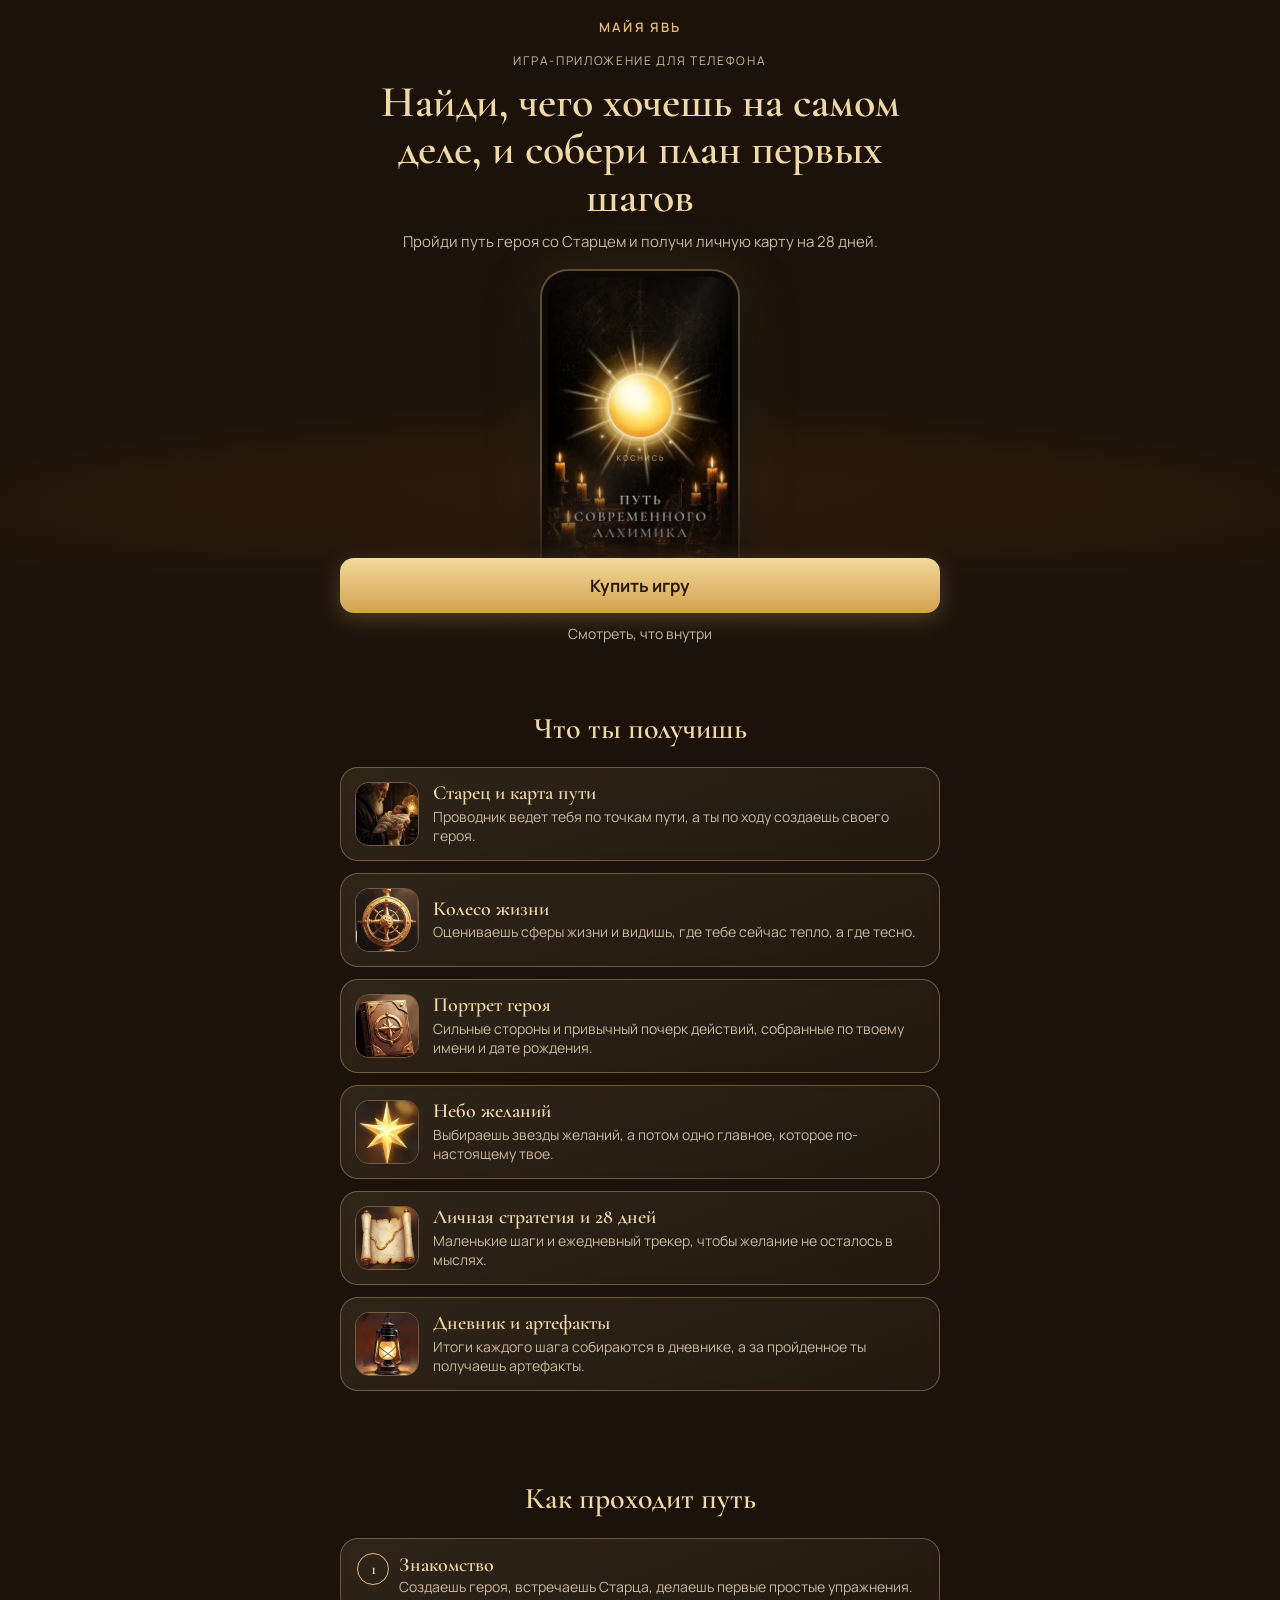
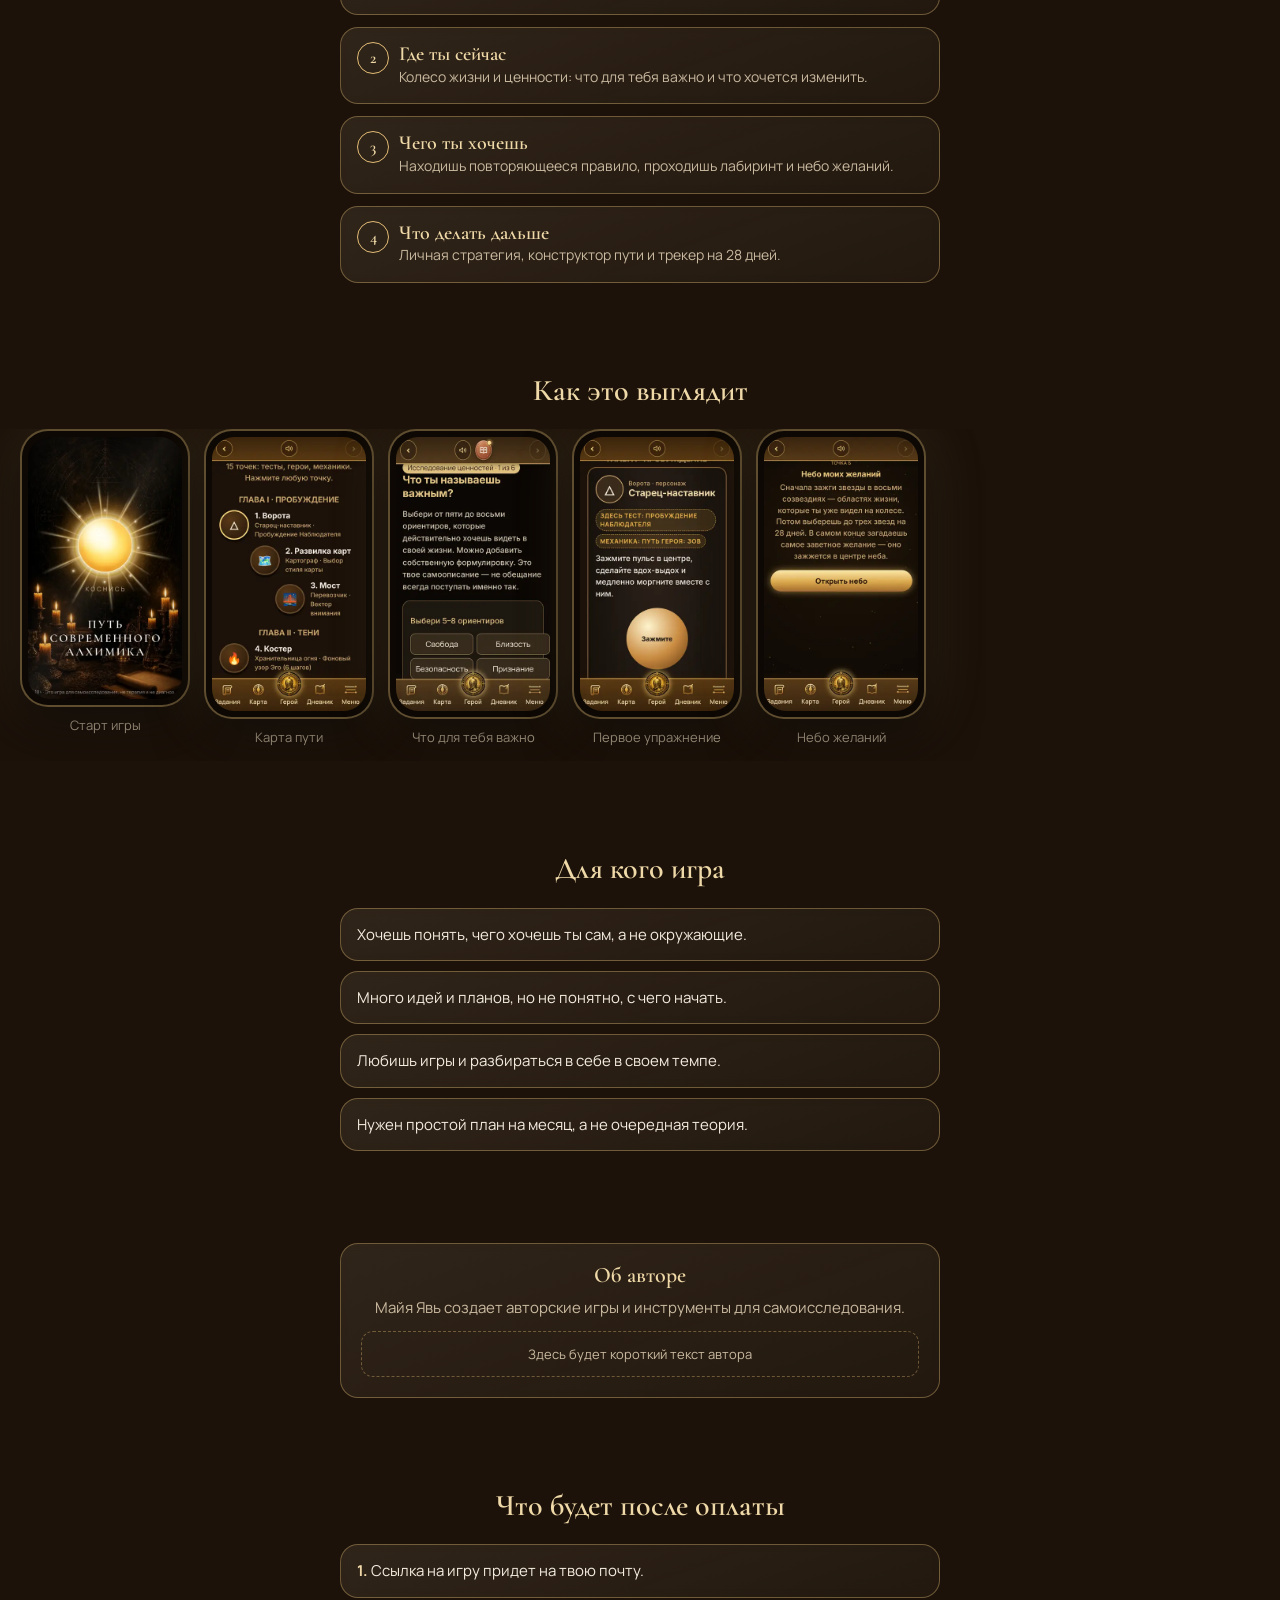
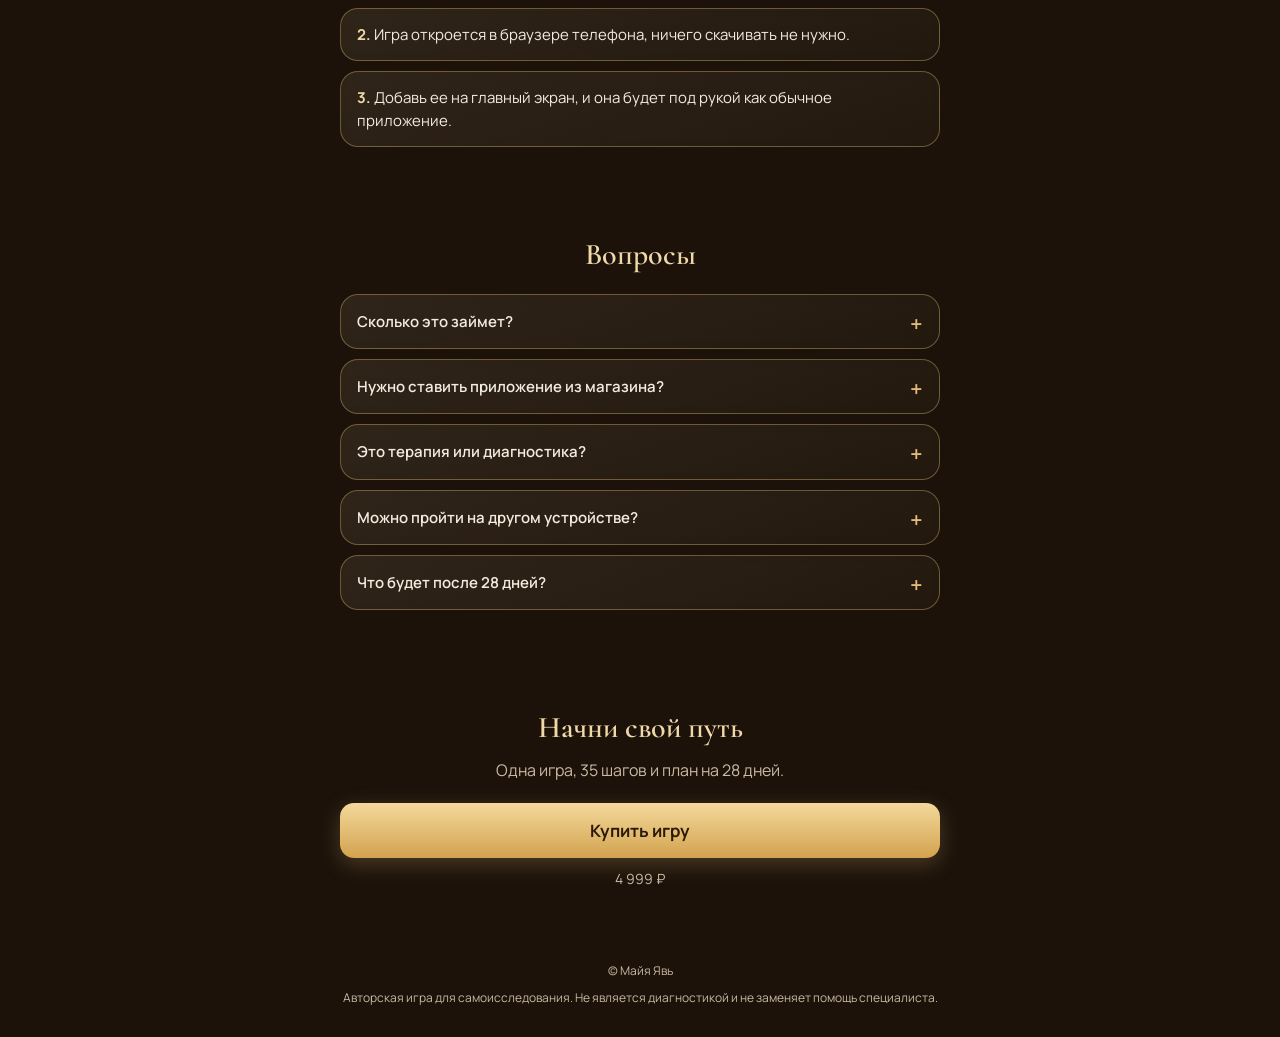
<file: index.html>
<!doctype html>
<html lang="ru"><head>
<meta charset="utf-8"><meta name="viewport" content="width=device-width,initial-scale=1,viewport-fit=cover">
<meta name="theme-color" content="#1c120a">
<title>Путь современного Алхимика — игра в телефоне, которая помогает найти свое желание</title>
<meta name="description" content="Игра-приложение для телефона: пройди путь героя вместе со Старцем и получи личную карту на 28 дней. Открывается в браузере, ставится на экран телефона.">
<link rel="canonical" href="https://zhiza24.github.io/mayayav/">
<link rel="icon" href="favicon.svg" type="image/svg+xml">
<meta property="og:type" content="website"><meta property="og:locale" content="ru_RU"><meta property="og:site_name" content="Майя Явь">
<meta property="og:title" content="Путь современного Алхимика — игра в телефоне"><meta property="og:description" content="Найди, чего хочешь на самом деле, и собери план первых шагов. Игра-приложение от Майи Явь.">
<meta property="og:url" content="https://zhiza24.github.io/mayayav/"><meta property="og:image" content="https://zhiza24.github.io/mayayav/og-image.jpg">
<meta property="og:image:width" content="1200"><meta property="og:image:height" content="630">
<meta name="twitter:card" content="summary_large_image"><meta name="twitter:title" content="Путь современного Алхимика — игра в телефоне"><meta name="twitter:description" content="Найди, чего хочешь на самом деле, и собери план первых шагов"><meta name="twitter:image" content="https://zhiza24.github.io/mayayav/og-image.jpg">
<link rel="preconnect" href="https://fonts.googleapis.com"><link rel="preconnect" href="https://fonts.gstatic.com" crossorigin>
<link href="https://fonts.googleapis.com/css2?family=Cormorant+Garamond:wght@600&family=Manrope:wght@400;600;700&display=swap" rel="stylesheet">
<link rel="stylesheet" href="styles.css">
<script type="application/ld+json">{"@context":"https://schema.org","@type":"SoftwareApplication","name":"Путь современного Алхимика","applicationCategory":"GameApplication","operatingSystem":"Web, iOS, Android","inLanguage":"ru","author":{"@type":"Person","name":"Майя Явь"}}</script>
</head><body>
<header class="hero"><div class="wrap">
<div class="brand">Майя Явь</div>
<p class="kick">Игра-приложение для телефона</p>
<h1>Найди, чего хочешь на самом деле, и собери план первых шагов</h1>
<p class="lead">Пройди путь героя со Старцем и получи личную карту на 28 дней.</p>
<div class="phone"><img src="img/s1.webp" alt="Стартовый экран игры «Путь современного Алхимика» на телефоне" width="390" height="694"></div>
</div>
<div class="hero-cta"><div class="wrap"><a class="btn buy" href="#final">Купить игру</a><div class="soft">Оплата откроется скоро</div><a class="quiet" href="#inside">Смотреть, что внутри</a></div></div>
</header>
<main>
<section id="inside"><div class="wrap"><h2>Что ты получишь</h2><div class="cards"><div class="card glass"><img src="img/elder.webp" alt="" width="64" height="64" loading="lazy"><div><h3>Старец и карта пути</h3><p>Проводник ведет тебя по точкам пути, а ты по ходу создаешь своего героя.</p></div></div><div class="card glass"><img src="img/a_wheel.webp" alt="" width="64" height="64" loading="lazy"><div><h3>Колесо жизни</h3><p>Оцениваешь сферы жизни и видишь, где тебе сейчас тепло, а где тесно.</p></div></div><div class="card glass"><img src="img/a_hero_passport.webp" alt="" width="64" height="64" loading="lazy"><div><h3>Портрет героя</h3><p>Сильные стороны и привычный почерк действий, собранные по твоему имени и дате рождения.</p></div></div><div class="card glass"><img src="img/a_wish_star.webp" alt="" width="64" height="64" loading="lazy"><div><h3>Небо желаний</h3><p>Выбираешь звезды желаний, а потом одно главное, которое по-настоящему твое.</p></div></div><div class="card glass"><img src="img/a_path_map.webp" alt="" width="64" height="64" loading="lazy"><div><h3>Личная стратегия и 28 дней</h3><p>Маленькие шаги и ежедневный трекер, чтобы желание не осталось в мыслях.</p></div></div><div class="card glass"><img src="img/a_lantern.webp" alt="" width="64" height="64" loading="lazy"><div><h3>Дневник и артефакты</h3><p>Итоги каждого шага собираются в дневнике, а за пройденное ты получаешь артефакты.</p></div></div></div></div></section>
<section><div class="wrap"><h2>Как проходит путь</h2><div class="steps"><div class="step glass"><h3>Знакомство</h3><p>Создаешь героя, встречаешь Старца, делаешь первые простые упражнения.</p></div><div class="step glass"><h3>Где ты сейчас</h3><p>Колесо жизни и ценности: что для тебя важно и что хочется изменить.</p></div><div class="step glass"><h3>Чего ты хочешь</h3><p>Находишь повторяющееся правило, проходишь лабиринт и небо желаний.</p></div><div class="step glass"><h3>Что делать дальше</h3><p>Личная стратегия, конструктор пути и трекер на 28 дней.</p></div></div></div></section>
<section style="padding-left:0;padding-right:0"><div class="wrap"><h2>Как это выглядит</h2></div><div class="shots"><div class="shot"><div class="phone"><img src="img/s1.webp" alt="Старт игры" width="390" height="694" loading="lazy"></div>Старт игры</div><div class="shot"><div class="phone"><img src="img/s2.webp" alt="Карта пути" width="390" height="694" loading="lazy"></div>Карта пути</div><div class="shot"><div class="phone"><img src="img/s3.webp" alt="Что для тебя важно" width="390" height="694" loading="lazy"></div>Что для тебя важно</div><div class="shot"><div class="phone"><img src="img/s4.webp" alt="Первое упражнение" width="390" height="694" loading="lazy"></div>Первое упражнение</div><div class="shot"><div class="phone"><img src="img/s5.webp" alt="Небо желаний" width="390" height="694" loading="lazy"></div>Небо желаний</div></div></section>
<section><div class="wrap"><h2>Для кого игра</h2><ul class="list"><li class="glass">Хочешь понять, чего хочешь ты сам, а не окружающие.</li><li class="glass">Много идей и планов, но не понятно, с чего начать.</li><li class="glass">Любишь игры и разбираться в себе в своем темпе.</li><li class="glass">Нужен простой план на месяц, а не очередная теория.</li></ul></div></section>
<section><div class="wrap"><div class="author glass"><h3>Об авторе</h3><p style="color:var(--mut);font-size:15px">Майя Явь создает авторские игры и инструменты для самоисследования.</p><div class="stub">Здесь будет короткий текст автора</div></div></div></section>
<section><div class="wrap"><h2>Что будет после оплаты</h2><ol class="after"><li class="glass"><b>1.</b> Ссылка на игру придет на твою почту.</li><li class="glass"><b>2.</b> Игра откроется в браузере телефона, ничего скачивать не нужно.</li><li class="glass"><b>3.</b> Добавь ее на главный экран, и она будет под рукой как обычное приложение.</li></ol></div></section>
<section><div class="wrap"><h2>Вопросы</h2><details class="glass"><summary>Сколько это займет?</summary><p>Путь состоит из 35 коротких шагов. Проходи в своем темпе, останавливайся и возвращайся: прогресс хранится в браузере на твоем устройстве.</p></details><details class="glass"><summary>Нужно ставить приложение из магазина?</summary><p>Нет. Игра открывается в браузере телефона, а потом добавляется на главный экран одним нажатием.</p></details><details class="glass"><summary>Это терапия или диагностика?</summary><p>Нет. Это авторская игра для самоисследования и планирования. Она не ставит диагнозов и не заменяет помощь специалиста.</p></details><details class="glass"><summary>Можно пройти на другом устройстве?</summary><p>Прогресс сохраняется на том устройстве и в том браузере, где ты играешь. Лучше проходить на одном телефоне.</p></details><details class="glass"><summary>Что будет после 28 дней?</summary><p>Ты увидишь итоговую карту пути и сможешь вернуться к дневнику, желаниям и стратегии в любой момент.</p></details></div></section>
<section class="books" id="books" hidden><div class="wrap"><h2>Книги автора</h2><div class="grid" id="books-grid"></div></div></section>
<section class="final" id="final"><div class="wrap"><h2>Начни свой путь</h2><p class="s">Одна игра, 35 шагов и план на 28 дней.</p><a class="btn buy" href="#final">Купить игру</a><div class="price"><span data-price>цена скоро</span></div><div class="soft">Оплата откроется скоро</div></div></section>
<aside class="ads" id="ads" hidden aria-label="Реклама"><div class="wrap"><small>Реклама</small><div class="grid" id="ads-grid"></div></div></aside>
</main>
<footer><div class="wrap"><p>© Майя Явь</p><p>Авторская игра для самоисследования. Не является диагностикой и не заменяет помощь специалиста.</p></div></footer>
<div class="bar"><a class="btn buy" href="#final">Купить игру</a><div class="soft">Оплата откроется скоро</div></div>
<script src="config.js"></script><script src="script.js"></script>
</body></html>
</file>
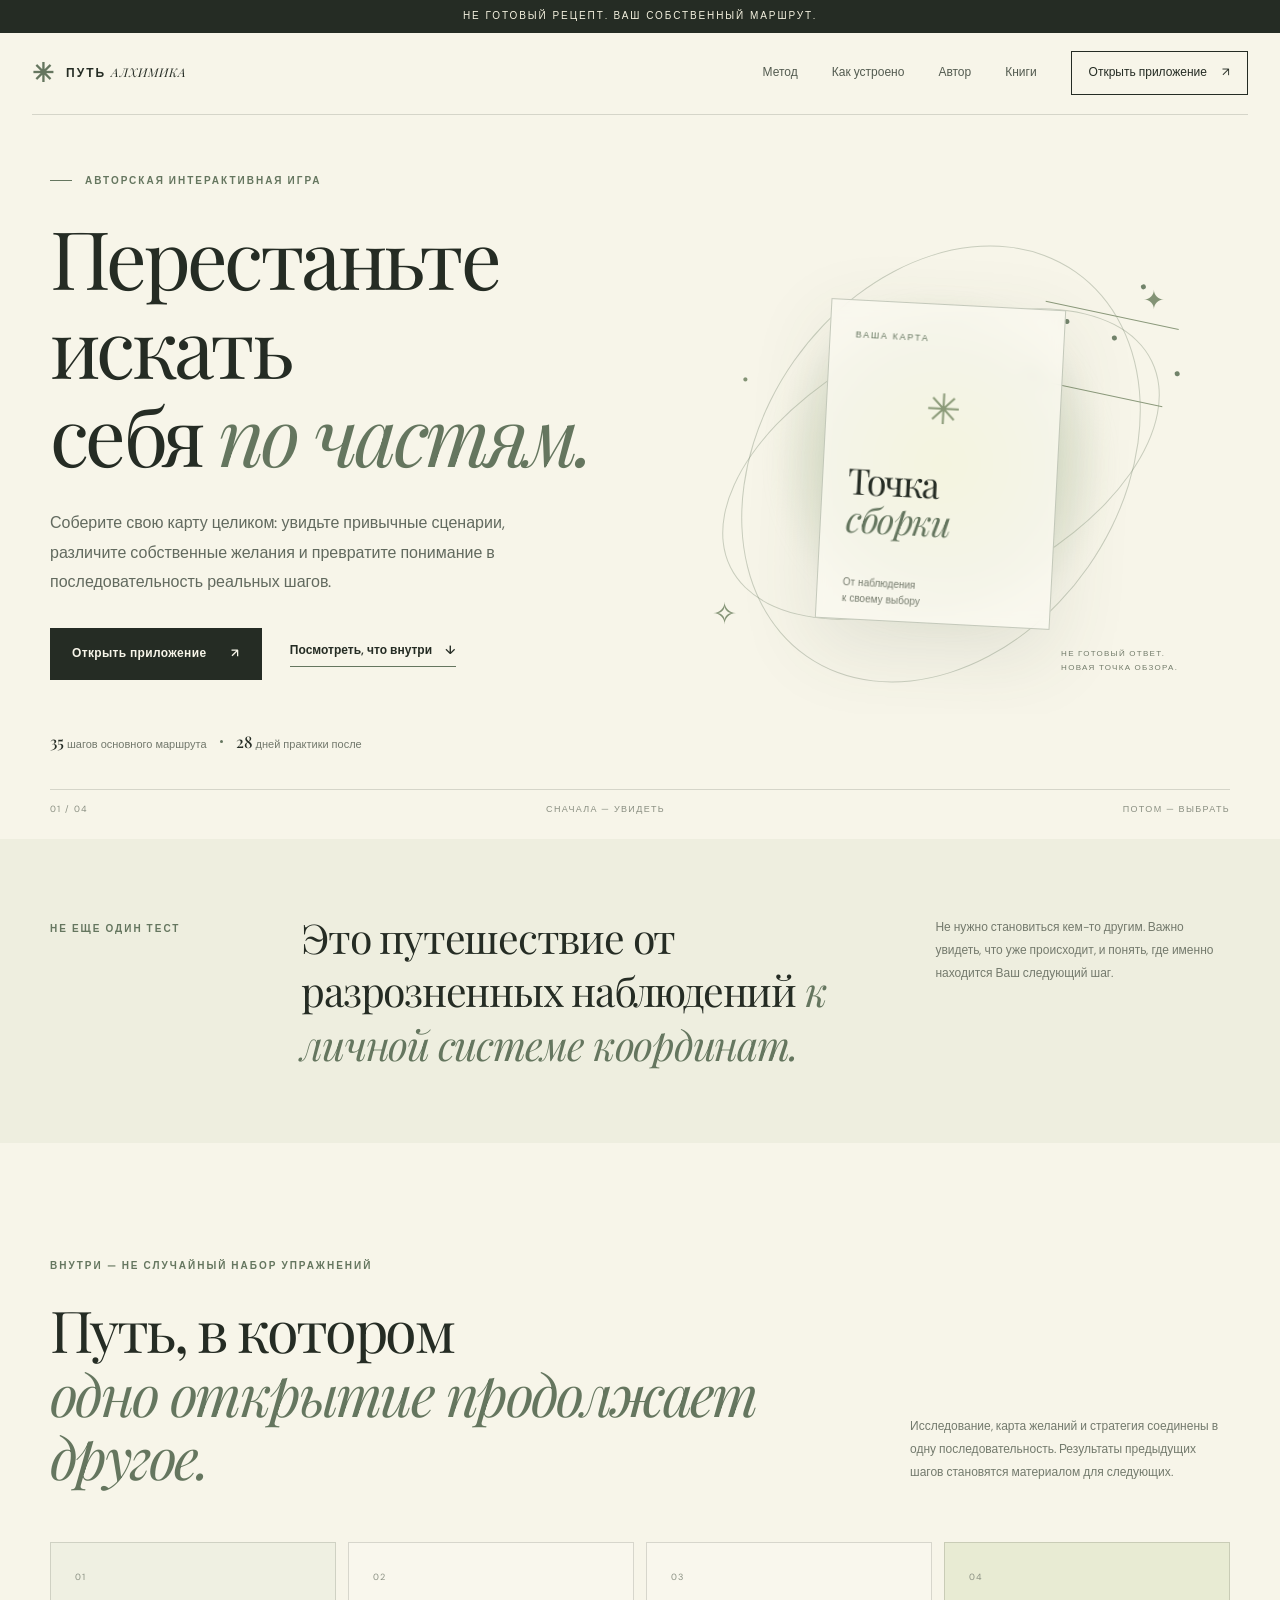
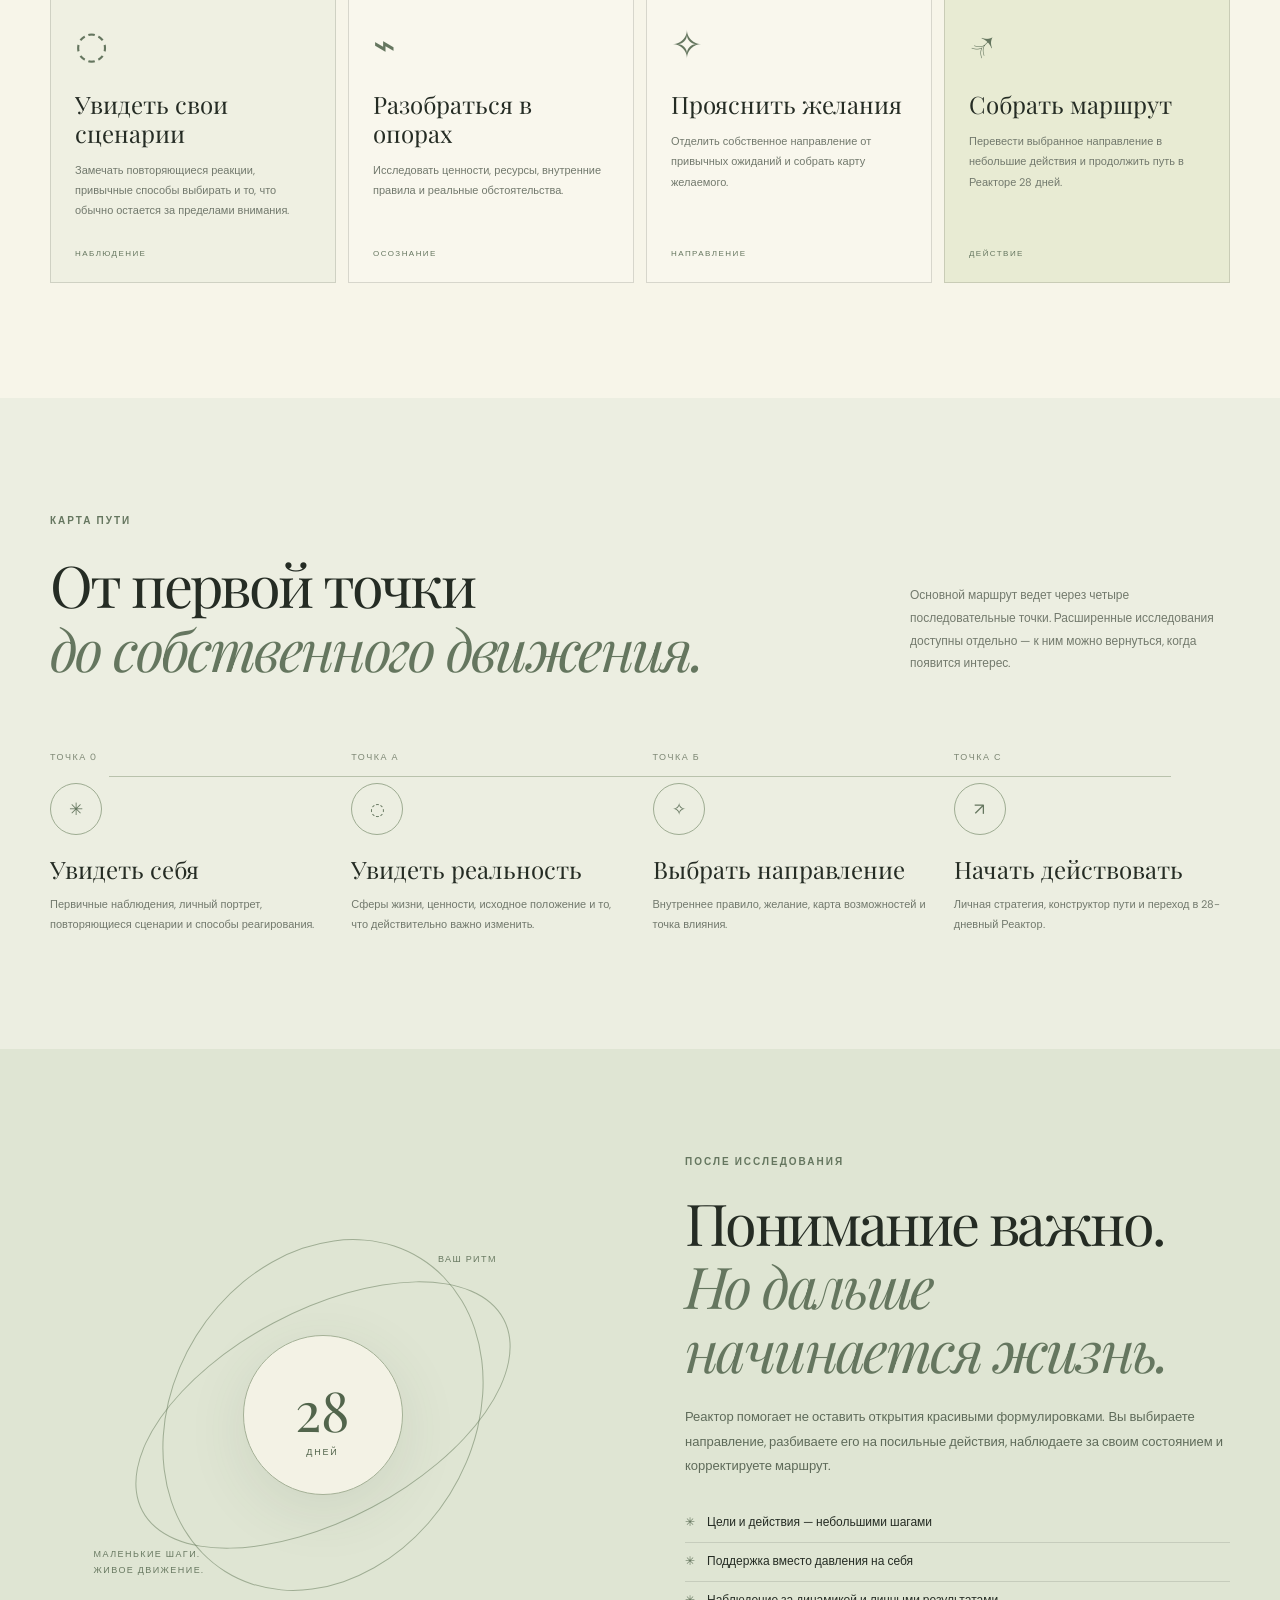
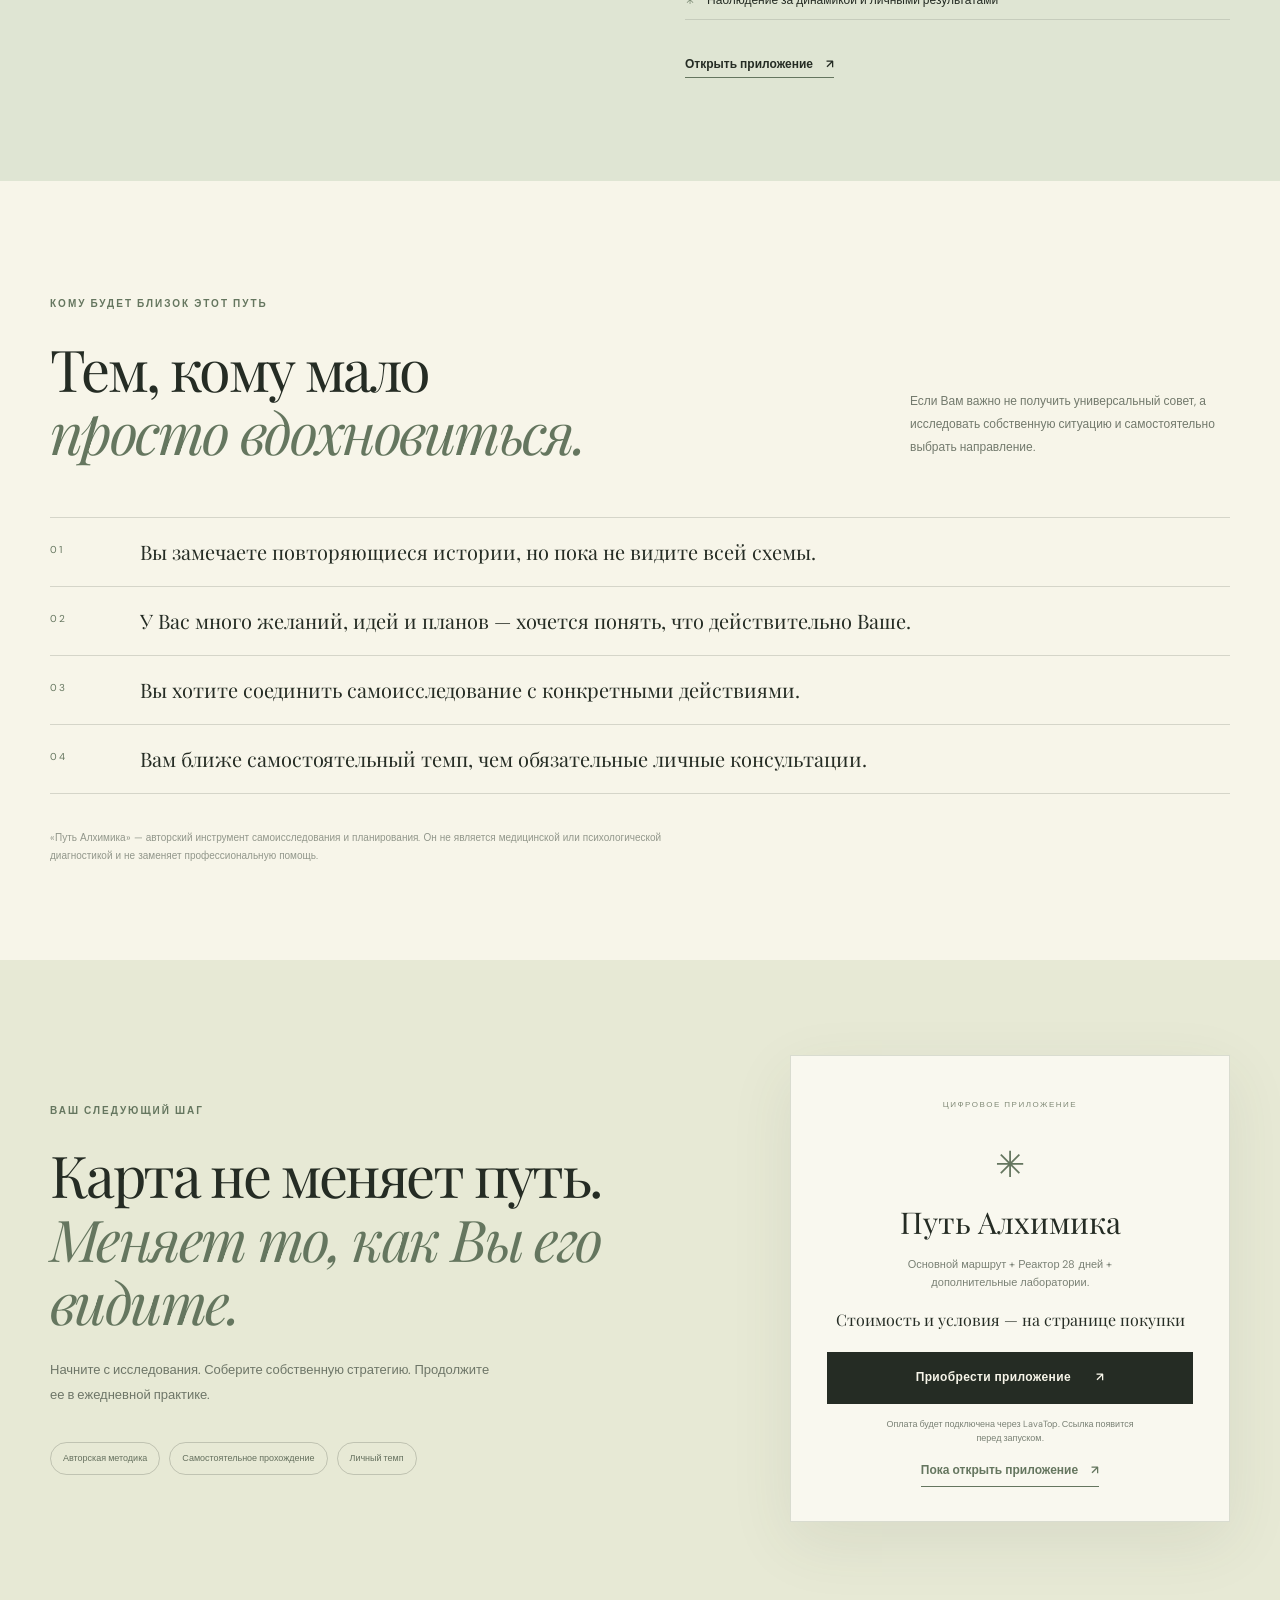
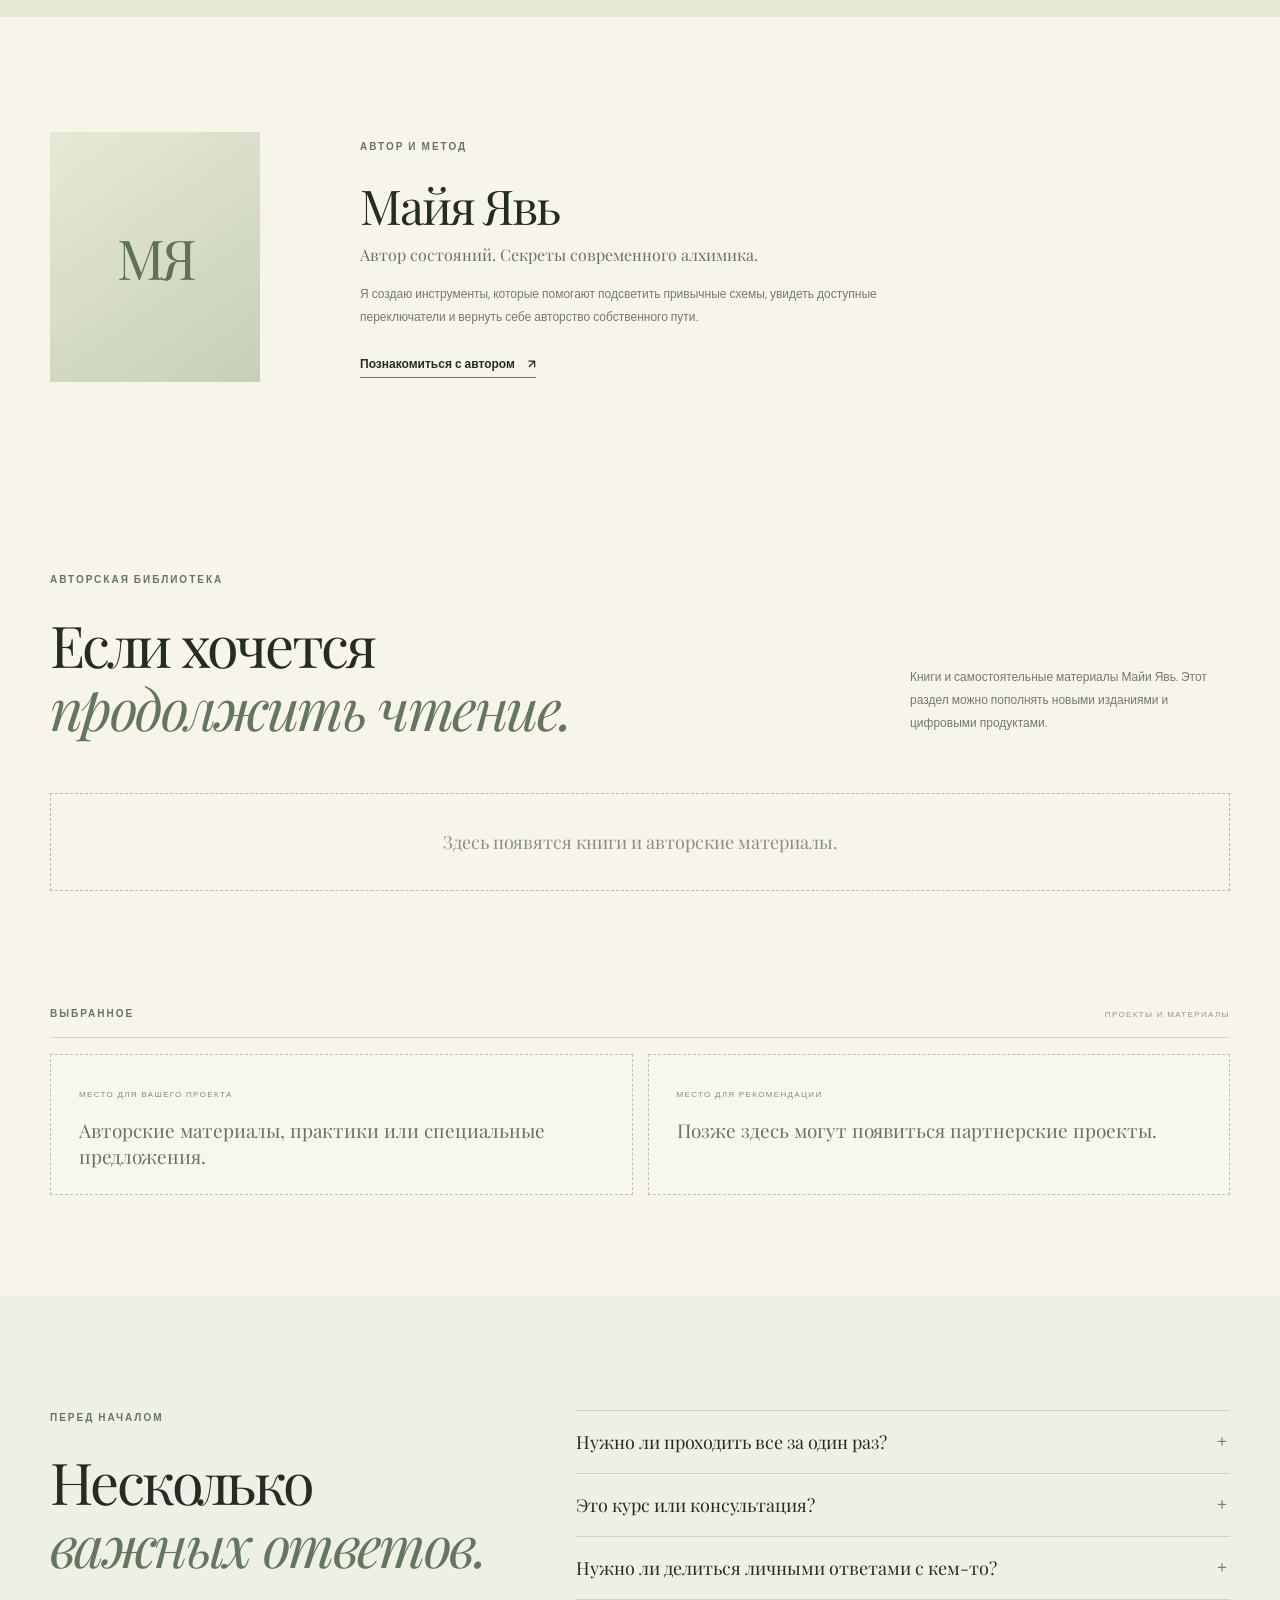
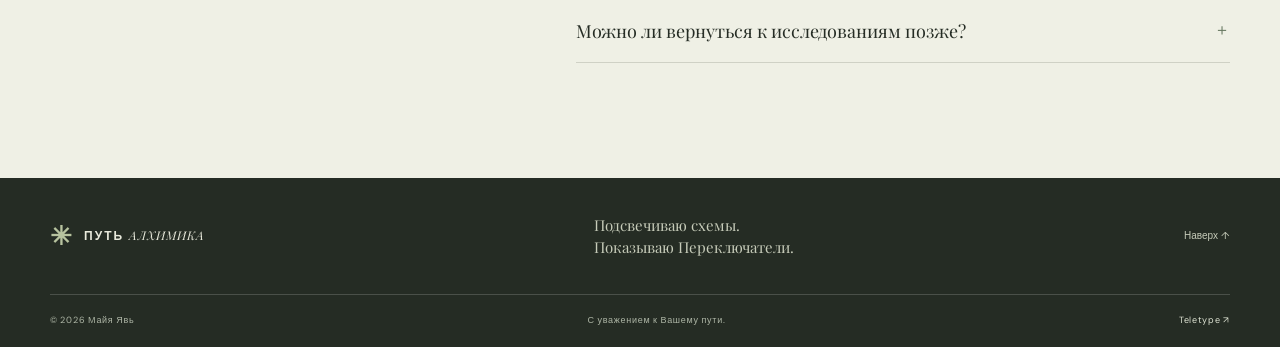
<file: gpt.html>
<!doctype html>
<html lang="ru"><head>
<meta charset="utf-8"><meta name="viewport" content="width=device-width,initial-scale=1">
<meta name="theme-color" content="#f7f5e9">
<title>Путь Алхимика — карта своего пути</title>
<meta name="description" content="Путь Алхимика — авторская интерактивная игра Майи Явь, которая помогает увидеть привычные сценарии, прояснить желания и собрать личный маршрут действий.">
<meta name="robots" content="noindex">
<link rel="icon" href="favicon.svg" type="image/svg+xml">
<meta property="og:type" content="website">
<meta property="og:locale" content="ru_RU">
<meta property="og:site_name" content="Майя Явь">
<meta property="og:title" content="Путь Алхимика — карта своего пути">
<meta property="og:description" content="Путь Алхимика — авторская интерактивная игра Майи Явь, которая помогает увидеть привычные сценарии, прояснить желания и собрать личный маршрут действий.">
<meta property="og:url" content="https://zhiza24.github.io/mayayav/">
<meta property="og:image" content="https://zhiza24.github.io/mayayav/og-image.png">
<meta property="og:image:width" content="1200">
<meta property="og:image:height" content="630">
<meta name="twitter:card" content="summary_large_image">
<meta name="twitter:title" content="Путь Алхимика — карта своего пути">
<meta name="twitter:description" content="Путь Алхимика — авторская интерактивная игра Майи Явь, которая помогает увидеть привычные сценарии, прояснить желания и собрать личный маршрут действий.">
<meta name="twitter:image" content="https://zhiza24.github.io/mayayav/og-image.png">
<link rel="preconnect" href="https://fonts.googleapis.com"><link rel="preconnect" href="https://fonts.gstatic.com" crossorigin>
<link href="https://fonts.googleapis.com/css2?family=DM+Sans:wght@400;500;600;700&family=Playfair+Display:wght@400;500;600&display=swap" rel="stylesheet">
<link rel="stylesheet" href="gpt.css"><script src="gpt-config.js" defer></script><script src="gpt-script.js" defer></script>
</head><body>
<div class="announcement">Не готовый рецепт. Ваш собственный маршрут.</div>
<header class="site-header"><a class="brand" href="#top"><span class="brand-mark">✳</span><span>ПУТЬ <i>АЛХИМИКА</i></span></a>
<button class="menu-toggle" type="button" aria-expanded="false" aria-controls="main-nav">Меню <span>＋</span></button>
<nav class="main-nav" id="main-nav"><a href="#method">Метод</a><a href="#journey">Как устроено</a><a href="#author">Автор</a><a href="#books">Книги</a><a class="nav-cta app-link" href="https://zhiza24.github.io/game_commercial/?u=T" target="_blank" rel="noopener">Открыть приложение <span>↗</span></a></nav></header>
<main id="top">
<section class="hero section-shell"><div class="hero-copy"><p class="eyebrow"><span></span> АВТОРСКАЯ ИНТЕРАКТИВНАЯ ИГРА</p>
<h1>Перестаньте искать<br>себя <em>по частям.</em></h1>
<p class="hero-lead">Соберите свою карту целиком: увидьте привычные сценарии, различите собственные желания и превратите понимание в последовательность реальных шагов.</p>
<div class="hero-actions"><a class="button button-dark app-link" href="https://zhiza24.github.io/game_commercial/?u=T" target="_blank" rel="noopener">Открыть приложение <span>↗</span></a><a class="text-link" href="#journey">Посмотреть, что внутри <span>↓</span></a></div>
<div class="hero-meta"><span><b>35</b> шагов основного маршрута</span><span class="meta-dot"></span><span><b>28</b> дней практики после</span></div></div>
<div class="hero-art" aria-label="Абстрактная карта пути с созвездием"><div class="art-orbit orbit-one"></div><div class="art-orbit orbit-two"></div><div class="art-glow"></div><div class="art-star star-a">✦</div><div class="art-star star-b">✧</div><div class="art-star star-c">·</div><div class="art-constellation"><span></span><span></span><span></span><span></span><span></span></div>
<div class="art-card"><span class="art-card-kicker">ВАША КАРТА</span><div class="art-card-symbol">✳</div><span class="art-card-title">Точка<br><em>сборки</em></span><span class="art-card-line"></span><span class="art-card-note">От наблюдения<br>к своему выбору</span></div><div class="art-caption">НЕ ГОТОВЫЙ ОТВЕТ.<br>НОВАЯ ТОЧКА ОБЗОРА.</div></div>
<div class="hero-bottom-note"><span>01 / 04</span><span>СНАЧАЛА — УВИДЕТЬ</span><span>ПОТОМ — ВЫБРАТЬ</span></div></section>
<section class="intro-band"><div class="section-shell intro-grid"><p class="eyebrow">НЕ ЕЩЕ ОДИН ТЕСТ</p><p class="intro-statement">Это путешествие от разрозненных наблюдений <em>к личной системе координат.</em></p><p class="intro-aside">Не нужно становиться кем-то другим. Важно увидеть, что уже происходит, и понять, где именно находится Ваш следующий шаг.</p></div></section>
<section class="section-shell section-pad" id="method"><div class="section-heading"><div><p class="eyebrow">ВНУТРИ — НЕ СЛУЧАЙНЫЙ НАБОР УПРАЖНЕНИЙ</p><h2>Путь, в котором<br><em>одно открытие продолжает другое.</em></h2></div><p class="section-heading-aside">Исследование, карта желаний и стратегия соединены в одну последовательность. Результаты предыдущих шагов становятся материалом для следующих.</p></div>
<div class="method-grid">
<article class="method-card method-card-large"><span class="card-index">01</span><div class="method-icon">◌</div><h3>Увидеть свои сценарии</h3><p>Замечать повторяющиеся реакции, привычные способы выбирать и то, что обычно остается за пределами внимания.</p><span class="card-foot">НАБЛЮДЕНИЕ</span></article>
<article class="method-card"><span class="card-index">02</span><div class="method-icon">⌁</div><h3>Разобраться в опорах</h3><p>Исследовать ценности, ресурсы, внутренние правила и реальные обстоятельства.</p><span class="card-foot">ОСОЗНАНИЕ</span></article>
<article class="method-card"><span class="card-index">03</span><div class="method-icon">✧</div><h3>Прояснить желания</h3><p>Отделить собственное направление от привычных ожиданий и собрать карту желаемого.</p><span class="card-foot">НАПРАВЛЕНИЕ</span></article>
<article class="method-card method-card-accent"><span class="card-index">04</span><div class="method-icon">↗</div><h3>Собрать маршрут</h3><p>Перевести выбранное направление в небольшие действия и продолжить путь в Реакторе 28 дней.</p><span class="card-foot">ДЕЙСТВИЕ</span></article>
</div></section>
<section class="journey-section" id="journey"><div class="section-shell section-pad"><div class="section-heading journey-heading"><div><p class="eyebrow">КАРТА ПУТИ</p><h2>От первой точки<br><em>до собственного движения.</em></h2></div><p class="section-heading-aside">Основной маршрут ведет через четыре последовательные точки. Расширенные исследования доступны отдельно — к ним можно вернуться, когда появится интерес.</p></div>
<div class="journey-line"><article class="journey-stop"><span class="stop-no">ТОЧКА 0</span><div class="stop-marker">✳</div><div><h3>Увидеть себя</h3><p>Первичные наблюдения, личный портрет, повторяющиеся сценарии и способы реагирования.</p></div></article>
<article class="journey-stop"><span class="stop-no">ТОЧКА А</span><div class="stop-marker">◌</div><div><h3>Увидеть реальность</h3><p>Сферы жизни, ценности, исходное положение и то, что действительно важно изменить.</p></div></article>
<article class="journey-stop"><span class="stop-no">ТОЧКА Б</span><div class="stop-marker">✧</div><div><h3>Выбрать направление</h3><p>Внутреннее правило, желание, карта возможностей и точка влияния.</p></div></article>
<article class="journey-stop"><span class="stop-no">ТОЧКА С</span><div class="stop-marker">↗</div><div><h3>Начать действовать</h3><p>Личная стратегия, конструктор пути и переход в 28-дневный Реактор.</p></div></article></div></div></section>
<section class="reactor-section"><div class="section-shell reactor-grid"><div class="reactor-art"><div class="reactor-ring ring-a"></div><div class="reactor-ring ring-b"></div><div class="reactor-core">28<span>ДНЕЙ</span></div><span class="reactor-orbit-label">ВАШ РИТМ</span><span class="reactor-art-caption">МАЛЕНЬКИЕ ШАГИ.<br>ЖИВОЕ ДВИЖЕНИЕ.</span></div>
<div class="reactor-copy"><p class="eyebrow">ПОСЛЕ ИССЛЕДОВАНИЯ</p><h2>Понимание важно.<br><em>Но дальше начинается жизнь.</em></h2><p>Реактор помогает не оставить открытия красивыми формулировками. Вы выбираете направление, разбиваете его на посильные действия, наблюдаете за своим состоянием и корректируете маршрут.</p><ul class="check-list"><li>Цели и действия — небольшими шагами</li><li>Поддержка вместо давления на себя</li><li>Наблюдение за динамикой и личными результатами</li></ul><a class="text-link app-link" href="https://zhiza24.github.io/game_commercial/?u=T" target="_blank" rel="noopener">Открыть приложение <span>↗</span></a></div></div></section>
<section class="section-shell section-pad audience-section"><div class="section-heading"><div><p class="eyebrow">КОМУ БУДЕТ БЛИЗОК ЭТОТ ПУТЬ</p><h2>Тем, кому мало<br><em>просто вдохновиться.</em></h2></div><p class="section-heading-aside">Если Вам важно не получить универсальный совет, а исследовать собственную ситуацию и самостоятельно выбрать направление.</p></div>
<div class="audience-list"><div><span>01</span> Вы замечаете повторяющиеся истории, но пока не видите всей схемы.</div><div><span>02</span> У Вас много желаний, идей и планов — хочется понять, что действительно Ваше.</div><div><span>03</span> Вы хотите соединить самоисследование с конкретными действиями.</div><div><span>04</span> Вам ближе самостоятельный темп, чем обязательные личные консультации.</div></div><p class="note-small">«Путь Алхимика» — авторский инструмент самоисследования и планирования. Он не является медицинской или психологической диагностикой и не заменяет профессиональную помощь.</p></section>
<section class="purchase-section" id="purchase"><div class="section-shell purchase-inner"><div class="purchase-copy"><p class="eyebrow">ВАШ СЛЕДУЮЩИЙ ШАГ</p><h2>Карта не меняет путь.<br><em>Меняет то, как Вы его видите.</em></h2><p>Начните с исследования. Соберите собственную стратегию. Продолжите ее в ежедневной практике.</p><div class="purchase-facts"><span>Авторская методика</span><span>Самостоятельное прохождение</span><span>Личный темп</span></div></div>
<div class="purchase-card"><span class="offer-label">ЦИФРОВОЕ ПРИЛОЖЕНИЕ</span><div class="offer-symbol">✳</div><h3>Путь Алхимика</h3><p>Основной маршрут + Реактор 28 дней + дополнительные лаборатории.</p><div class="offer-price" id="offer-price">Стоимость и условия — на странице покупки</div><a class="button button-dark button-wide" id="buy-button" href="#purchase">Приобрести приложение <span>↗</span></a><p class="offer-foot" id="purchase-note">Оплата будет подключена через LavaTop. Ссылка появится перед запуском.</p><a class="text-link app-link" href="https://zhiza24.github.io/game_commercial/?u=T" target="_blank" rel="noopener">Пока открыть приложение <span>↗</span></a></div></div></section>
<section class="section-shell section-pad author-section" id="author"><div class="author-monogram">МЯ</div><div class="author-copy"><p class="eyebrow">АВТОР И МЕТОД</p><h2>Майя Явь</h2><p class="author-role">Автор состояний. Секреты современного алхимика.</p><p>Я создаю инструменты, которые помогают подсветить привычные схемы, увидеть доступные переключатели и вернуть себе авторство собственного пути.</p><a class="text-link" id="author-link" href="https://teletype.in/@mayayav_avtor" target="_blank" rel="noopener">Познакомиться с автором <span>↗</span></a></div></section>
<section class="section-shell section-pad books-section" id="books"><div class="section-heading"><div><p class="eyebrow">АВТОРСКАЯ БИБЛИОТЕКА</p><h2>Если хочется<br><em>продолжить чтение.</em></h2></div><p class="section-heading-aside">Книги и самостоятельные материалы Майи Явь. Этот раздел можно пополнять новыми изданиями и цифровыми продуктами.</p></div><div class="books-grid" id="books-grid"><div class="empty-books">Здесь появятся книги и авторские материалы.</div></div></section>
<section class="section-shell ad-section" id="recommendations"><div class="ad-heading"><p class="eyebrow">ВЫБРАННОЕ</p><span>ПРОЕКТЫ И МАТЕРИАЛЫ</span></div><div class="ad-grid" id="ad-grid"><div class="ad-placeholder"><span>МЕСТО ДЛЯ ВАШЕГО ПРОЕКТА</span><p>Авторские материалы, практики или специальные предложения.</p></div><div class="ad-placeholder"><span>МЕСТО ДЛЯ РЕКОМЕНДАЦИИ</span><p>Позже здесь могут появиться партнерские проекты.</p></div></div></section>
<section class="faq-section"><div class="section-shell section-pad faq-grid"><div><p class="eyebrow">ПЕРЕД НАЧАЛОМ</p><h2>Несколько<br><em>важных ответов.</em></h2></div><div class="faq-list">
<details><summary>Нужно ли проходить все за один раз?<span>＋</span></summary><p>Основной маршрут задуман как цельное прохождение. Вы можете распределить его на удобные сессии и возвращаться к своему темпу.</p></details>
<details><summary>Это курс или консультация?<span>＋</span></summary><p>Нет. Это самостоятельное интерактивное приложение с авторскими упражнениями, картами, вопросами и практическим Реактором.</p></details>
<details><summary>Нужно ли делиться личными ответами с кем-то?<span>＋</span></summary><p>Приложение рассчитано на самостоятельную работу. Точные условия хранения и резервного копирования данных будут описаны в инструкции к продукту.</p></details>
<details><summary>Можно ли вернуться к исследованиям позже?<span>＋</span></summary><p>Да. Дополнительные лаборатории задуманы как необязательные углубленные исследования, к которым можно обращаться по мере необходимости.</p></details>
</div></div></section></main>
<footer class="site-footer"><div class="section-shell footer-top"><a class="brand brand-footer" href="#top"><span class="brand-mark">✳</span><span>ПУТЬ <i>АЛХИМИКА</i></span></a><p>Подсвечиваю схемы.<br>Показываю Переключатели.</p><a class="footer-toplink" href="#top">Наверх ↑</a></div><div class="section-shell footer-bottom"><span>© <span id="year"></span> Майя Явь</span><span>С уважением к Вашему пути.</span><a href="https://teletype.in/@mayayav_avtor" target="_blank" rel="noopener">Teletype ↗</a></div></footer>
</body></html>
</file>
<file: styles.css>
:root{--bg:#1c120a;--bg2:#2a1b0f;--gold:#e3bd78;--gold2:#f0d9a8;--txt:#f4ecdf;--mut:#c9b9a0;--line:rgba(227,189,120,.38);--serif:"Cormorant Garamond",Georgia,serif;--sans:Manrope,system-ui,-apple-system,"Segoe UI",Roboto,sans-serif}
*{box-sizing:border-box}html{scroll-behavior:smooth}
body{margin:0;background:var(--bg);color:var(--txt);font:16px/1.55 var(--sans);-webkit-text-size-adjust:100%;padding-bottom:84px}
img{display:block;max-width:100%}
h1,h2,h3{font-family:var(--serif);color:var(--gold2);margin:0;font-weight:600;line-height:1.08}
h2{font-size:30px;margin-bottom:22px;text-align:center}
h3{font-size:22px}
p{margin:0}
a{color:inherit}
.wrap{max-width:560px;margin:0 auto;padding:0 20px}
section{padding:46px 0}
.btn{display:block;width:100%;border:0;border-radius:14px;padding:16px 20px;font:700 17px var(--sans);color:#2a1a08;text-align:center;text-decoration:none;cursor:pointer;background:linear-gradient(180deg,#f3d99b,#d3a24f);box-shadow:0 6px 22px rgba(227,189,120,.25)}
.btn:active{transform:translateY(1px)}
.quiet{display:block;text-align:center;color:var(--mut);font-size:14px;text-decoration:none;padding:10px}
.soft{display:none;margin-top:10px;text-align:center;color:var(--gold2);font-size:14px}
.soft.on{display:block}
.price{text-align:center;color:var(--mut);font-size:14px;margin-top:10px}
.glass{background:linear-gradient(160deg,rgba(255,232,180,.09),rgba(255,232,180,.03));border:1px solid var(--line);border-radius:18px;backdrop-filter:blur(4px)}
/* hero */
.hero{position:relative;min-height:100svh;min-height:667px;overflow:hidden;background:radial-gradient(120% 60% at 50% 100%,#4a2e14 0,#1c120a 70%)}
.hero .wrap{padding-top:18px}
.brand{font:600 13px var(--sans);letter-spacing:.18em;text-transform:uppercase;color:var(--gold);text-align:center}
.kick{margin-top:16px;text-align:center;font-size:12px;letter-spacing:.14em;text-transform:uppercase;color:var(--mut)}
.hero h1{font-size:34px;text-align:center;margin-top:8px}
.lead{text-align:center;color:var(--mut);font-size:15px;margin-top:10px;line-height:1.45}
.phone{position:relative;width:200px;margin:16px auto 0;border:2px solid var(--line);border-radius:28px;padding:6px;background:#0d0804;box-shadow:0 20px 50px rgba(0,0,0,.6),0 0 60px rgba(227,189,120,.15)}
.phone img{border-radius:22px;width:100%;height:auto}
.hero-cta{position:absolute;left:0;right:0;bottom:0;padding:70px 0 12px;background:linear-gradient(180deg,rgba(28,18,10,0),rgba(28,18,10,.92) 55%,#1c120a)}
/* cards */
.cards{display:grid;gap:12px}
.card{display:flex;gap:14px;align-items:center;padding:14px}
.card img{width:64px;height:64px;border-radius:14px;object-fit:cover;flex:none;border:1px solid var(--line)}
.card h3{font-size:20px;margin-bottom:2px}
.card p{color:var(--mut);font-size:14px;line-height:1.4}
/* path */
.steps{display:grid;gap:12px;counter-reset:s}
.step{padding:16px 16px 16px 58px;position:relative}
.step:before{counter-increment:s;content:counter(s);position:absolute;left:16px;top:14px;width:30px;height:30px;border-radius:50%;border:1px solid var(--gold);color:var(--gold2);display:grid;place-items:center;font:600 16px var(--serif)}
.step h3{font-size:20px}.step p{color:var(--mut);font-size:14px}
/* shots */
.shots{display:flex;gap:14px;overflow-x:auto;scroll-snap-type:x mandatory;padding:0 20px 14px;-webkit-overflow-scrolling:touch;scrollbar-width:none}
.shots::-webkit-scrollbar{display:none}
.shot{flex:0 0 170px;scroll-snap-align:center;text-align:center;font-size:13px;color:var(--mut)}
.shot .phone{width:170px;margin:0 0 8px}
/* lists */
.list{list-style:none;margin:0;padding:0;display:grid;gap:10px}
.list li{padding:14px 16px;color:var(--txt);font-size:15px}
.author{padding:20px;text-align:center}
.author h3{margin-bottom:8px}
.stub{margin-top:12px;padding:12px;border:1px dashed var(--line);border-radius:12px;color:var(--mut);font-size:13px}
.after{list-style:none;margin:0;padding:0;display:grid;gap:10px}
.after li{padding:14px 16px;font-size:15px}.after b{color:var(--gold2)}
details{padding:0 16px;margin-bottom:10px}
summary{list-style:none;cursor:pointer;padding:15px 22px 15px 0;font-weight:600;font-size:15px;position:relative}
summary::-webkit-details-marker{display:none}
summary:after{content:"+";position:absolute;right:0;top:12px;color:var(--gold);font-size:22px}
details[open] summary:after{content:"−"}
details p{padding:0 0 15px;color:var(--mut);font-size:14px}
.final{text-align:center}
.final p.s{color:var(--mut);margin:-8px 0 20px}
.books .grid,.ads .grid{display:grid;gap:12px}
.bk{padding:14px;display:flex;gap:12px;align-items:center}
.bk img{width:60px;height:84px;object-fit:cover;border-radius:6px}
.bk a{color:var(--gold);font-size:14px}
.ads{padding:10px 0 0;opacity:.85}
.ads small{display:block;text-align:center;color:var(--mut);font-size:11px;margin-bottom:6px}
footer{padding:26px 0 30px;text-align:center;color:var(--mut);font-size:12px}
footer p+p{margin-top:8px}
.bar{position:fixed;left:0;right:0;bottom:0;z-index:9;padding:10px 16px calc(10px + env(safe-area-inset-bottom));background:rgba(28,18,10,.94);border-top:1px solid var(--line);transform:translateY(110%);transition:transform .25s}
.bar.on{transform:none}
.bar .btn{padding:13px 18px;max-width:520px;margin:0 auto}
@media(min-width:700px){.wrap{max-width:640px}.hero h1{font-size:44px}.bar{display:none}body{padding-bottom:0}}
@media(prefers-reduced-motion:reduce){html{scroll-behavior:auto}.bar{transition:none}}
</file>
<file: gpt.css>
:root{--paper:#f7f5e9;--paper2:#eeeedf;--ink:#252c24;--muted:#687064;--sage:#aeb99b;--sage-dark:#65765f;--lemon:#e5e9a9;--line:rgba(37,44,36,.16);--serif:"Playfair Display",Georgia,serif;--sans:"DM Sans",Arial,sans-serif}*{box-sizing:border-box}html{scroll-behavior:smooth}body{margin:0;background:var(--paper);color:var(--ink);font-family:var(--sans);font-size:15px;line-height:1.65}a{color:inherit;text-decoration:none}.section-shell{width:min(1180px,calc(100% - 64px));margin:0 auto}.announcement{text-align:center;padding:8px 16px;background:var(--ink);color:#f4f1df;font-size:10px;letter-spacing:.19em;text-transform:uppercase}.site-header{height:82px;display:flex;align-items:center;justify-content:space-between;width:min(1320px,calc(100% - 64px));margin:auto;border-bottom:1px solid var(--line)}.brand{display:flex;gap:10px;align-items:center;font-size:12px;font-weight:700;letter-spacing:.17em}.brand i{font-family:var(--serif);font-weight:400;letter-spacing:.08em}.brand-mark{font-size:26px;color:var(--sage-dark)}.main-nav{display:flex;align-items:center;gap:34px;font-size:12px;color:#535b50}.main-nav a:not(.nav-cta):hover,.text-link:hover{color:var(--sage-dark)}.nav-cta{border:1px solid var(--ink);padding:11px 17px;color:var(--ink)}.nav-cta span{padding-left:12px}.menu-toggle{display:none;background:none;border:0;font:inherit}.hero{min-height:650px;display:grid;grid-template-columns:1.02fr .98fr;align-items:center;position:relative;padding-top:58px;padding-bottom:84px}.eyebrow{font-size:10px;letter-spacing:.2em;font-weight:700;color:var(--sage-dark);margin:0 0 24px}.eyebrow span{display:inline-block;width:22px;height:1px;background:var(--sage-dark);vertical-align:middle;margin-right:9px}.hero h1,h2{font-family:var(--serif);font-weight:400;letter-spacing:-.045em;line-height:1.1;margin:0}.hero h1{font-size:clamp(52px,6.3vw,82px)}h1 em,h2 em,.intro-statement em,.art-card-title em{font-weight:400;color:var(--sage-dark)}.hero-lead{max-width:510px;font-size:16px;line-height:1.85;color:#626a5f;margin:29px 0 31px}.hero-actions{display:flex;align-items:center;gap:28px}.button{display:inline-flex;justify-content:center;align-items:center;gap:25px;padding:16px 22px;font-size:12px;font-weight:600;letter-spacing:.03em;transition:transform .2s,background .2s}.button:hover{transform:translateY(-2px)}.button-dark{background:var(--ink);color:#f7f5e9}.button-dark:hover{background:#3b4939}.text-link{font-size:12px;font-weight:600;border-bottom:1px solid var(--sage-dark);padding-bottom:5px}.text-link span{padding-left:10px}.hero-meta{display:flex;align-items:center;gap:13px;margin-top:49px;font-size:11px;color:#72786c}.hero-meta b{color:var(--ink);font-size:16px;font-family:var(--serif);font-weight:500}.meta-dot{width:3px;height:3px;border-radius:50%;background:var(--sage-dark)}.hero-art{height:500px;position:relative;display:flex;align-items:center;justify-content:center;overflow:hidden}.art-glow{position:absolute;width:330px;height:330px;border-radius:50%;background:radial-gradient(circle,rgba(220,226,155,.8),rgba(184,198,163,.36) 48%,transparent 72%);filter:blur(9px)}.art-orbit{position:absolute;border:1px solid rgba(101,118,95,.32);border-radius:50%;transform:rotate(-26deg)}.orbit-one{width:470px;height:260px}.orbit-two{width:360px;height:470px;transform:rotate(35deg)}.art-card{position:relative;width:235px;height:320px;background:rgba(250,249,239,.76);border:1px solid rgba(101,118,95,.36);box-shadow:0 25px 80px rgba(67,79,58,.12);padding:27px 25px;display:flex;flex-direction:column;align-items:flex-start;backdrop-filter:blur(8px);transform:rotate(3deg)}.art-card-kicker{font-size:9px;letter-spacing:.2em;color:var(--sage-dark)}.art-card-symbol{font-size:42px;color:#8a9a78;margin:28px auto 22px;align-self:center}.art-card-title{font:36px/1.05 var(--serif);letter-spacing:-.04em}.art-card-line{width:40px;height:1px;background:var(--sage-dark);margin:24px 0 13px}.art-card-note{font-size:10px;line-height:1.6;color:#747a6c}.art-star{position:absolute;color:#839375}.star-a{top:65px;right:65px;font-size:26px}.star-b{bottom:75px;left:60px;font-size:30px}.star-c{top:135px;left:90px;font-size:36px}.art-constellation{position:absolute;width:160px;height:120px;right:8%;top:16%;transform:rotate(-12deg)}.art-constellation span{position:absolute;width:5px;height:5px;border-radius:50%;background:#71836a}.art-constellation span:nth-child(1){left:4px;top:60px}.art-constellation span:nth-child(2){left:48px;top:18px}.art-constellation span:nth-child(3){left:91px;top:44px}.art-constellation span:nth-child(4){left:130px;top:0}.art-constellation span:nth-child(5){left:145px;top:92px}.art-constellation:before{content:"";position:absolute;inset:20px 12px;border-top:1px solid #8c9a7c;border-bottom:1px solid #8c9a7c;transform:rotate(24deg)}.art-caption{position:absolute;bottom:39px;right:9%;font-size:8px;letter-spacing:.16em;line-height:1.8;color:#737c6b}.hero-bottom-note{position:absolute;bottom:22px;left:0;right:0;display:flex;justify-content:space-between;border-top:1px solid var(--line);padding-top:12px;color:#8a8f82;font-size:9px;letter-spacing:.15em}.intro-band{background:var(--paper2);padding:72px 0}.intro-grid{display:grid;grid-template-columns:.7fr 2fr 1fr;gap:45px;align-items:start}.intro-grid .eyebrow{margin-top:10px}.intro-statement{font:clamp(27px,3.2vw,43px)/1.3 var(--serif);letter-spacing:-.03em;margin:0}.intro-aside{font-size:12px;color:#747a6d;line-height:1.9;margin:5px 0}.section-pad{padding-top:115px;padding-bottom:115px}.section-heading{display:flex;justify-content:space-between;align-items:end;gap:50px;margin-bottom:54px}.section-heading h2,.reactor-copy h2,.purchase-copy h2,.faq-grid h2{font-size:clamp(38px,4.5vw,58px)}.section-heading-aside{max-width:320px;margin:0 0 5px;color:#737a6d;font-size:12px;line-height:1.9}.method-grid{display:grid;grid-template-columns:repeat(4,1fr);gap:12px}.method-card{min-height:310px;padding:27px 24px 22px;border:1px solid var(--line);position:relative;display:flex;flex-direction:column;background:rgba(255,255,255,.17)}.method-card-large{background:#eff0e2}.method-card-accent{background:#e8ebd3}.card-index{font-size:9px;color:#8b9183;letter-spacing:.15em}.method-icon{font:38px var(--serif);color:var(--sage-dark);margin:32px 0 22px}.method-card h3,.journey-stop h3{font:24px/1.2 var(--serif);font-weight:400;margin:0 0 12px}.method-card p,.journey-stop p{font-size:11px;color:#72796d;line-height:1.85;margin:0}.card-foot{margin-top:auto;padding-top:26px;font-size:8px;letter-spacing:.18em;color:var(--sage-dark)}.journey-section{background:#eceee1}.journey-heading{margin-bottom:70px}.journey-line{display:grid;grid-template-columns:repeat(4,1fr);gap:25px;position:relative}.journey-line:before{content:"";position:absolute;left:5%;right:5%;top:26px;height:1px;background:#b9c2ac}.journey-stop{position:relative;display:grid;grid-template-columns:52px 1fr;column-gap:13px;align-items:start}.stop-no{grid-column:1/-1;font-size:9px;letter-spacing:.17em;color:#7d8774;margin-bottom:18px}.stop-marker{grid-column:1;grid-row:2;font-size:17px;width:52px;height:52px;border-radius:50%;border:1px solid #9eac92;background:#eceee1;display:grid;place-items:center;color:var(--sage-dark);z-index:1;margin-bottom:20px}.journey-stop>div:last-child{grid-column:1/-1}.journey-stop h3{margin-bottom:10px}.reactor-section{background:#dfe5d3;padding:105px 0}.reactor-grid{display:grid;grid-template-columns:1fr 1fr;align-items:center;gap:90px}.reactor-art{height:390px;position:relative;display:grid;place-items:center}.reactor-ring{position:absolute;border:1px solid rgba(89,111,79,.48);border-radius:50%;transform:rotate(-28deg)}.ring-a{width:410px;height:210px}.ring-b{width:300px;height:370px;transform:rotate(32deg)}.reactor-core{width:160px;height:160px;border-radius:50%;display:flex;align-items:center;justify-content:center;flex-direction:column;background:#f3f2e5;border:1px solid #a5b197;box-shadow:0 15px 60px rgba(62,79,54,.1);font:55px var(--serif);color:#52654c}.reactor-core span{font:9px var(--sans);letter-spacing:.2em}.reactor-orbit-label,.reactor-art-caption{position:absolute;font-size:9px;letter-spacing:.16em;color:#687961}.reactor-orbit-label{top:32px;right:18%}.reactor-art-caption{bottom:32px;left:8%;line-height:1.8}.reactor-copy .eyebrow{margin-bottom:20px}.reactor-copy>p:not(.eyebrow){font-size:13px;color:#5f6b5a;line-height:1.9;margin:24px 0}.check-list{padding:0;list-style:none;margin:25px 0 31px}.check-list li{font-size:12px;padding:9px 0;border-bottom:1px solid rgba(37,44,36,.13)}.check-list li:before{content:"✳";color:var(--sage-dark);margin-right:12px}.audience-section{padding-bottom:85px}.audience-list{border-top:1px solid var(--line)}.audience-list>div{display:grid;grid-template-columns:70px 1fr;gap:20px;padding:20px 0;border-bottom:1px solid var(--line);font:20px/1.4 var(--serif)}.audience-list span{font:10px var(--sans);letter-spacing:.15em;color:var(--sage-dark);padding-top:5px}.note-small{font-size:10px;color:#92978b;max-width:670px;margin-top:35px;line-height:1.8}.purchase-section{background:#e7e9d5;padding:95px 0}.purchase-inner{display:grid;grid-template-columns:1.2fr .8fr;gap:80px;align-items:center}.purchase-copy>p:not(.eyebrow){max-width:440px;color:#6e7668;font-size:13px;line-height:1.9;margin:25px 0}.purchase-facts{display:flex;flex-wrap:wrap;gap:9px;margin-top:34px}.purchase-facts span{font-size:9px;border:1px solid rgba(37,44,36,.2);border-radius:30px;padding:8px 12px;color:#66715f}.purchase-card{background:#f9f8ef;padding:34px 36px;text-align:center;box-shadow:0 20px 60px rgba(62,74,54,.09);border:1px solid rgba(101,118,95,.22)}.offer-label{font-size:8px;letter-spacing:.19em;color:#818a77}.offer-symbol{font-size:36px;color:var(--sage-dark);margin:20px 0 7px}.purchase-card h3{font:30px var(--serif);font-weight:400;margin:0}.purchase-card>p{font-size:11px;color:#7a8175;max-width:260px;margin:13px auto 18px}.offer-price{font:16px var(--serif);margin:18px 0 22px}.button-wide{width:100%}.offer-foot{font-size:9px!important;line-height:1.6;margin-bottom:0!important}.author-section{display:grid;grid-template-columns:240px 1fr;gap:70px;align-items:center}.author-monogram{width:210px;height:250px;background:linear-gradient(145deg,#e7e9d6,#c6d0b8);display:grid;place-items:center;font:55px var(--serif);color:#60715a;letter-spacing:-.08em}.author-copy h2{font-size:48px}.author-role{font:16px var(--serif);color:var(--sage-dark);margin:12px 0 18px}.author-copy>p:not(.eyebrow):not(.author-role){font-size:12px;line-height:1.9;color:#747a6e;max-width:560px;margin-bottom:22px}.books-section{padding-top:75px}.books-grid{display:grid;grid-template-columns:repeat(3,1fr);gap:15px}.empty-books{grid-column:1/-1;border:1px dashed #b5beaa;padding:36px;text-align:center;color:#899080;font:18px var(--serif)}.book-card{border:1px solid var(--line);padding:18px;background:rgba(255,255,255,.22)}.book-cover{aspect-ratio:4/5;background:linear-gradient(145deg,#e6e9d6,#c5d0b8);display:grid;place-items:center;color:#66765e;font:44px var(--serif);margin-bottom:20px}.book-card h3{font:23px var(--serif);font-weight:400;margin:0 0 8px}.book-card p{font-size:11px;color:#747a6e;min-height:45px}.book-card a{display:inline-block;font-size:10px;border-bottom:1px solid var(--sage-dark);padding-bottom:4px;margin-top:8px}.ad-section{padding-bottom:100px}.ad-heading{display:flex;justify-content:space-between;align-items:center;border-bottom:1px solid var(--line);padding-bottom:14px}.ad-heading .eyebrow{margin:0}.ad-heading>span{font-size:8px;letter-spacing:.17em;color:#90968a}.ad-grid{display:grid;grid-template-columns:1fr 1fr;gap:15px;margin-top:16px}.ad-placeholder{min-height:125px;border:1px dashed #bbc2b1;padding:25px 28px;background:rgba(255,255,255,.14)}.ad-placeholder span{font-size:8px;letter-spacing:.17em;color:#818c77}.ad-placeholder p{font:19px var(--serif);color:#687363;margin:12px 0 0}.ad-card{display:flex;align-items:center;gap:18px;border:1px solid var(--line);padding:18px}.ad-card img{width:82px;height:82px;object-fit:cover}.ad-card h3{font:19px var(--serif);margin:0}.ad-card p{font-size:10px;color:#747a6e;margin:5px 0}.ad-card a{font-size:10px;border-bottom:1px solid var(--sage-dark)}.faq-section{background:#eff0e5}.faq-grid{display:grid;grid-template-columns:.8fr 1.2fr;gap:90px}.faq-list details{border-bottom:1px solid var(--line);padding:19px 0}.faq-list details:first-child{border-top:1px solid var(--line)}.faq-list summary{list-style:none;cursor:pointer;display:flex;justify-content:space-between;gap:15px;font:18px var(--serif)}.faq-list summary::-webkit-details-marker{display:none}.faq-list summary span{font:16px var(--sans);color:var(--sage-dark)}.faq-list details[open] summary span{transform:rotate(45deg)}.faq-list details p{font-size:11px;color:#737a6e;line-height:1.85;max-width:550px}.site-footer{background:var(--ink);color:#e9eadc;padding:36px 0 20px}.footer-top{display:flex;align-items:center;justify-content:space-between;padding-bottom:35px;border-bottom:1px solid rgba(255,255,255,.17)}.brand-footer .brand-mark{color:#b7c39f}.footer-top>p{font:15px/1.5 var(--serif);color:#c6cbb9;margin:0}.footer-toplink{font-size:10px;color:#c6cbb9}.footer-bottom{display:flex;justify-content:space-between;padding-top:18px;font-size:9px;letter-spacing:.08em;color:#aeb6a6}.footer-bottom a{color:#dfe4d4}
@media(max-width:900px){.main-nav{gap:18px}.hero{min-height:590px}.hero-art{height:420px}.method-grid{grid-template-columns:repeat(2,1fr)}.intro-grid{grid-template-columns:1fr 2fr;gap:25px}.intro-aside{grid-column:2}.reactor-grid{gap:40px}.purchase-inner{gap:35px}.section-heading{gap:30px}.section-heading-aside{max-width:270px}}
@media(max-width:640px){.section-shell{width:calc(100% - 38px)}.site-header{width:calc(100% - 38px);height:68px}.menu-toggle{display:block;font-size:11px;color:var(--ink)}.menu-toggle span{font-size:18px;margin-left:5px}.main-nav{display:none;position:absolute;z-index:10;top:110px;left:0;right:0;background:var(--paper);padding:20px 24px 25px;border-bottom:1px solid var(--line);flex-direction:column;align-items:stretch;gap:16px}.main-nav.is-open{display:flex}.nav-cta{text-align:center}.hero{display:flex;flex-direction:column;align-items:stretch;padding-top:60px;padding-bottom:68px;min-height:0}.hero h1{font-size:clamp(47px,13vw,67px)}.hero-lead{font-size:14px;margin:22px 0}.hero-actions{align-items:flex-start;flex-direction:column;gap:18px}.hero-meta{margin-top:30px;gap:9px;font-size:9px}.hero-meta b{font-size:14px}.hero-art{height:360px;margin-top:10px}.art-card{transform:scale(.88) rotate(3deg)}.orbit-one{width:340px;height:200px}.orbit-two{width:270px;height:360px}.art-caption{right:2%;bottom:18px}.hero-bottom-note{font-size:7px;bottom:15px}.intro-band{padding:48px 0}.intro-grid{display:block}.intro-grid .eyebrow{margin-bottom:20px}.intro-statement{font-size:31px}.intro-aside{margin-top:18px}.section-pad{padding-top:75px;padding-bottom:75px}.section-heading{display:block;margin-bottom:35px}.section-heading h2,.reactor-copy h2,.purchase-copy h2,.faq-grid h2{font-size:42px}.section-heading-aside{margin-top:20px;max-width:100%}.method-grid{grid-template-columns:1fr 1fr;gap:8px}.method-card{padding:18px 15px;min-height:280px}.method-card h3{font-size:20px}.method-card p{font-size:10px}.method-icon{margin:23px 0 16px}.journey-line{grid-template-columns:1fr;gap:28px}.journey-line:before{left:25px;right:auto;top:25px;bottom:25px;width:1px;height:auto}.journey-stop{grid-template-columns:52px 1fr;column-gap:14px}.stop-no{grid-column:2;grid-row:1;margin:4px 0 8px}.stop-marker{grid-column:1;grid-row:1/3;margin:0}.journey-stop>div:last-child{grid-column:2}.journey-stop h3{font-size:23px}.reactor-section{padding:65px 0}.reactor-grid{grid-template-columns:1fr;gap:30px}.reactor-art{height:300px;order:2}.reactor-copy{order:1}.ring-a{width:320px;height:170px}.ring-b{width:250px;height:290px}.reactor-core{width:135px;height:135px;font-size:47px}.audience-list>div{grid-template-columns:35px 1fr;font-size:17px;gap:10px}.purchase-section{padding:65px 0}.purchase-inner{grid-template-columns:1fr;gap:35px}.purchase-card{padding:28px 22px}.author-section{grid-template-columns:1fr;gap:28px}.author-monogram{width:145px;height:170px;font-size:42px}.author-copy h2{font-size:42px}.books-grid{grid-template-columns:1fr 1fr}.book-card{padding:12px}.book-card h3{font-size:19px}.book-card p{font-size:10px}.ad-grid{grid-template-columns:1fr}.ad-placeholder{min-height:105px}.faq-grid{grid-template-columns:1fr;gap:30px}.faq-grid h2{font-size:42px}.faq-list summary{font-size:16px}.footer-top{flex-wrap:wrap;gap:20px}.footer-top>p{order:3;width:100%}.footer-bottom{flex-wrap:wrap;gap:12px}.footer-bottom span:nth-child(2){display:none}}
@media(prefers-reduced-motion:reduce){html{scroll-behavior:auto}*,*:before,*:after{transition:none!important;animation:none!important}}
.purchase-card .text-link{display:inline-block;margin-top:16px;color:var(--sage-dark)}
</file>
